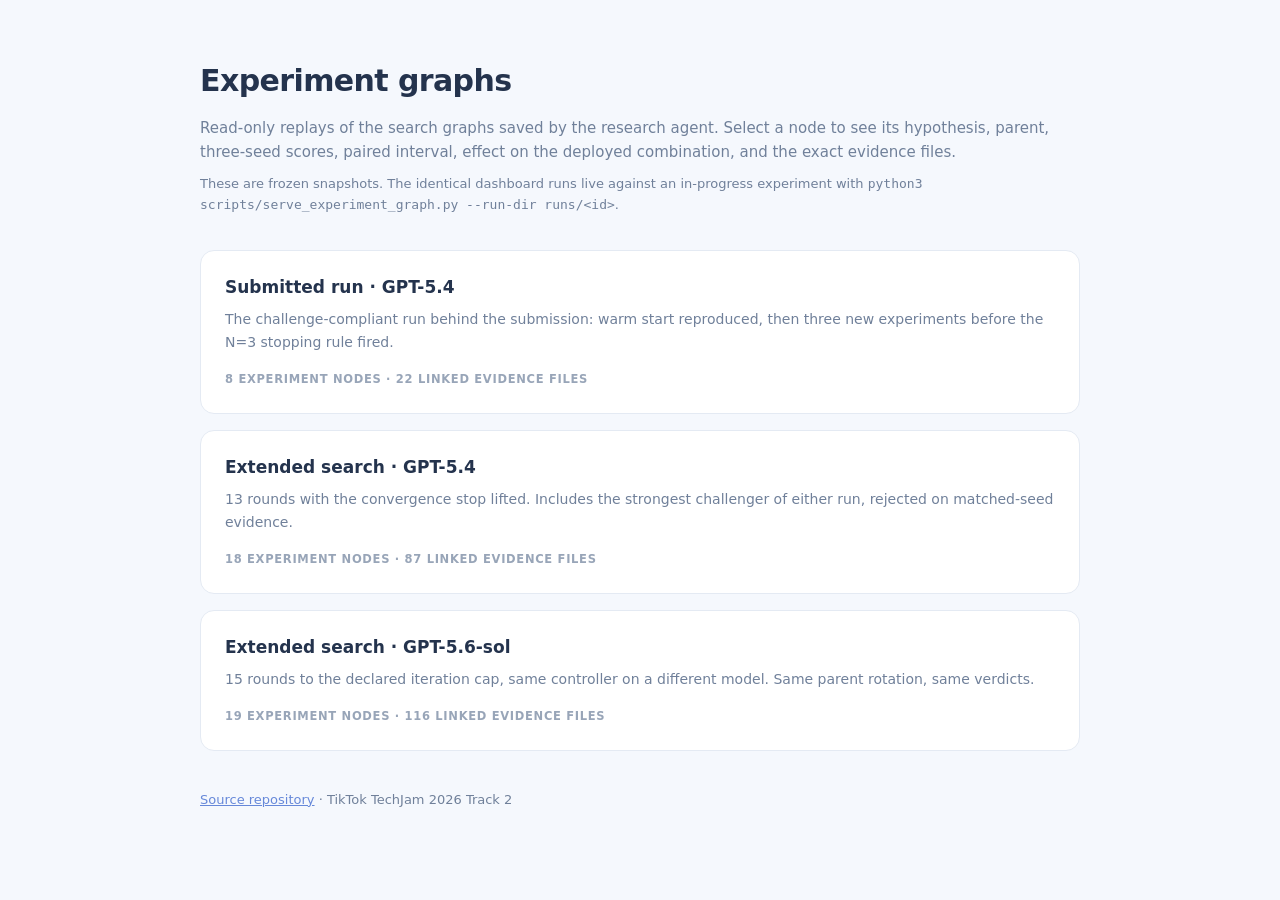
<file: docs/index.html>
<!doctype html>
<html lang="en">
<head>
<meta charset="utf-8">
<meta name="viewport" content="width=device-width, initial-scale=1">
<title>Experiment graphs · AI Research Agent for Recommendation</title>
<style>
  :root { color-scheme: light; --ink:#24334d; --muted:#70809a; --line:#e4eaf3; --blue:#6688d9; }
  * { box-sizing: border-box; }
  body { margin:0; padding:56px 24px 72px; background:#f5f8fd; color:var(--ink);
         font:400 15px/1.65 system-ui,-apple-system,"Segoe UI",Roboto,sans-serif; }
  main { max-width: 880px; margin: 0 auto; }
  h1 { font-size: 30px; margin: 0 0 10px; letter-spacing: -0.02em; }
  .lede { color: var(--muted); margin: 0 0 8px; }
  .note { color: var(--muted); font-size: 13px; margin: 0 0 34px; }
  .grid { display: grid; gap: 16px; }
  .card { display:block; padding:22px 24px; background:#fff; border:1px solid var(--line);
          border-radius:14px; text-decoration:none; color:inherit;
          transition: transform .12s ease, box-shadow .12s ease, border-color .12s ease; }
  .card:hover { transform: translateY(-2px); border-color:#ccd8ea;
                box-shadow: 0 8px 22px rgba(73,94,131,.09); }
  .card h2 { font-size: 17px; margin: 0 0 7px; }
  .card p { margin: 0 0 12px; color: var(--muted); font-size: 14px; }
  .meta { font-size: 11.5px; font-weight: 700; color: #98a5b8;
          text-transform: uppercase; letter-spacing: .06em; }
  footer { margin-top: 38px; font-size: 13px; color: var(--muted); }
  a.plain { color: var(--blue); }
</style>
</head>
<body>
  <main>
    <h1>Experiment graphs</h1>
    <p class="lede">Read-only replays of the search graphs saved by the research agent.
      Select a node to see its hypothesis, parent, three-seed scores, paired interval,
      effect on the deployed combination, and the exact evidence files.</p>
    <p class="note">These are frozen snapshots. The identical dashboard runs live against
      an in-progress experiment with
      <code>python3 scripts/serve_experiment_graph.py --run-dir runs/&lt;id&gt;</code>.</p>
    <div class="grid">
      <a class="card" href="demo/submitted-run/">
        <h2>Submitted run · GPT-5.4</h2>
        <p>The challenge-compliant run behind the submission: warm start reproduced, then three new experiments before the N=3 stopping rule fired.</p>
        <span class="meta">8 experiment nodes · 22 linked evidence files</span>
      </a>
      <a class="card" href="demo/long-run-gpt54/">
        <h2>Extended search · GPT-5.4</h2>
        <p>13 rounds with the convergence stop lifted. Includes the strongest challenger of either run, rejected on matched-seed evidence.</p>
        <span class="meta">18 experiment nodes · 87 linked evidence files</span>
      </a>
      <a class="card" href="demo/long-run-gpt56sol/">
        <h2>Extended search · GPT-5.6-sol</h2>
        <p>15 rounds to the declared iteration cap, same controller on a different model. Same parent rotation, same verdicts.</p>
        <span class="meta">19 experiment nodes · 116 linked evidence files</span>
      </a>
    </div>
    <footer>
      <a class="plain" href="https://github.com/kelvin715/ai-research-agent-for-recsys">
        Source repository</a> · TikTok TechJam 2026 Track 2
    </footer>
  </main>
</body>
</html>
</file>
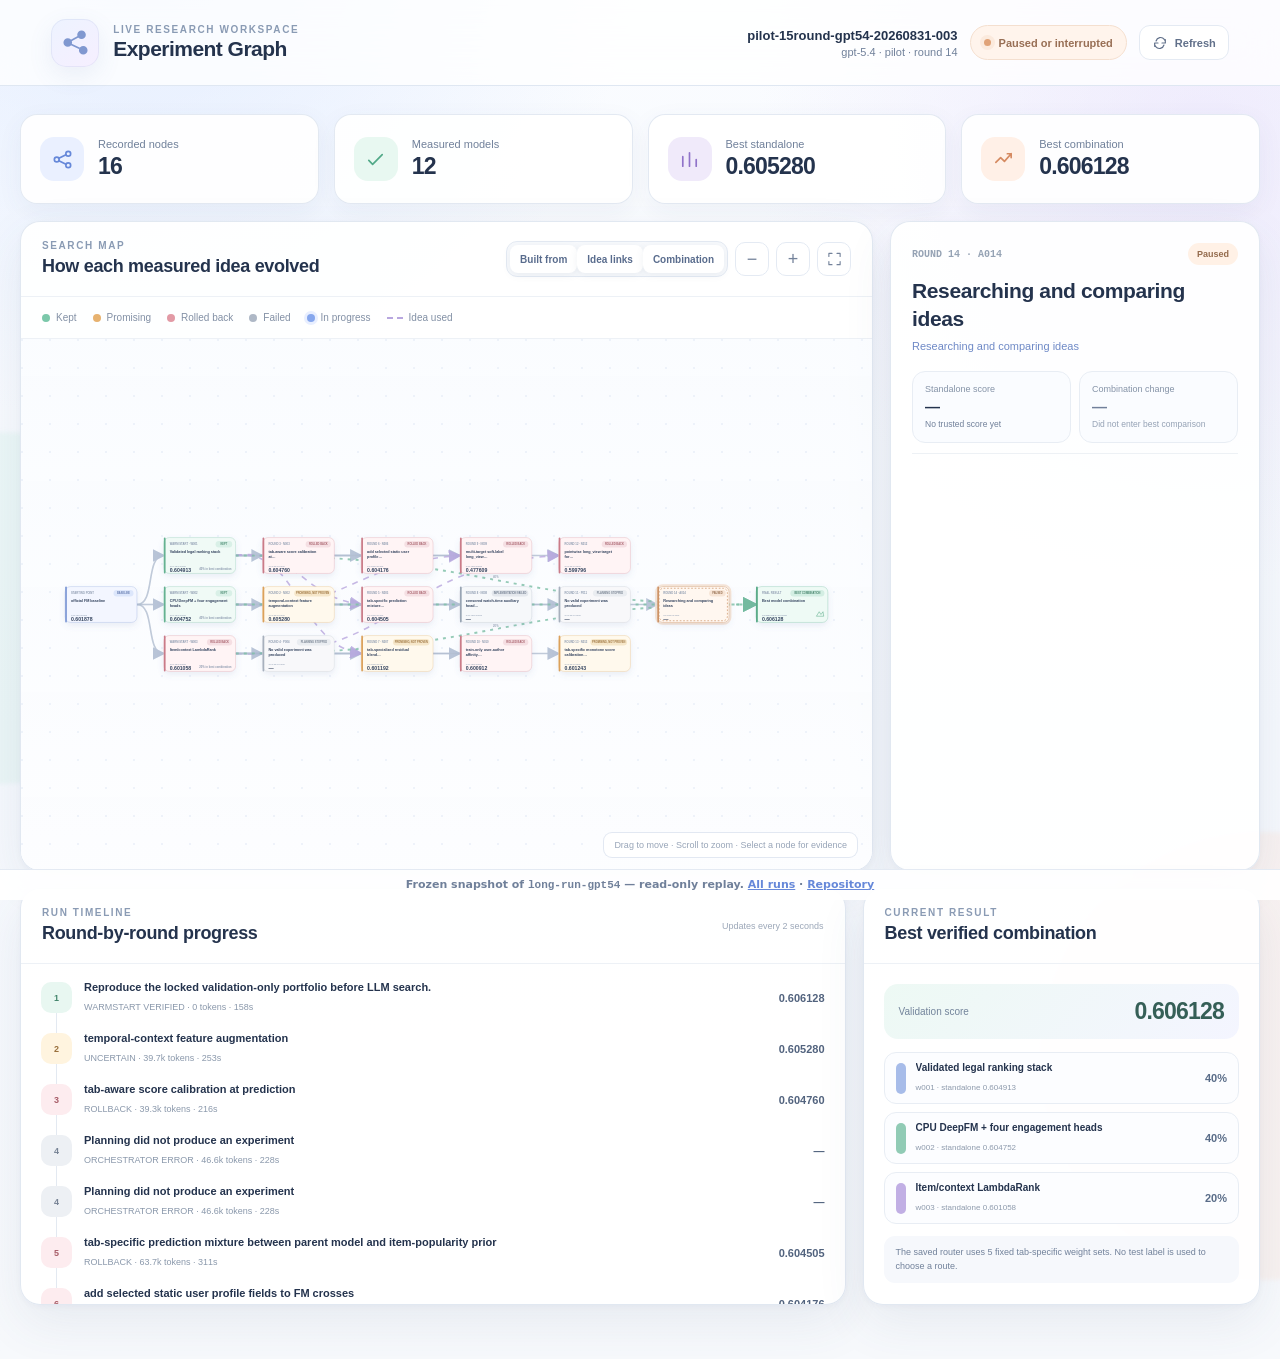
<file: docs/demo/long-run-gpt54/index.html>
<!doctype html>
<html data-static-base="." lang="en">
<head>
  <meta charset="utf-8">
  <meta name="viewport" content="width=device-width, initial-scale=1">
  <meta name="color-scheme" content="light">
  <title>Experiment Graph</title>
  <link rel="stylesheet" href="../assets/styles.css">
</head>
<body>
  <div class="ambient ambient-one" aria-hidden="true"></div>
  <div class="ambient ambient-two" aria-hidden="true"></div>

  <header class="topbar">
    <div class="brand-block">
      <div class="brand-mark" aria-hidden="true">
        <svg viewBox="0 0 36 36" role="img">
          <circle cx="9" cy="18" r="4"></circle>
          <circle cx="25" cy="9" r="4"></circle>
          <circle cx="27" cy="27" r="4"></circle>
          <path d="M12.5 16 21.5 11M12.5 20 23 25"></path>
        </svg>
      </div>
      <div>
        <div class="eyebrow">LIVE RESEARCH WORKSPACE</div>
        <h1>Experiment Graph</h1>
      </div>
    </div>

    <div class="run-meta">
      <div class="run-copy">
        <strong id="run-name">Loading experiment…</strong>
        <span id="run-subtitle">Reading the latest graph state</span>
      </div>
      <div class="live-pill waiting" id="live-pill">
        <span class="live-dot"></span>
        <span id="live-label">Connecting</span>
      </div>
      <button class="soft-button" id="refresh-button" type="button" title="Refresh now">
        <svg viewBox="0 0 24 24" aria-hidden="true"><path d="M20 7v5h-5M4 17v-5h5M6.1 9A7 7 0 0 1 18.4 6.5L20 9M4 15l1.6 2.5A7 7 0 0 0 17.9 15"></path></svg>
        Refresh
      </button>
    </div>
  </header>

  <main class="page-shell">
    <section class="stat-grid" aria-label="Experiment summary">
      <article class="stat-card tint-blue">
        <div class="stat-icon">
          <svg viewBox="0 0 24 24" aria-hidden="true"><circle cx="6" cy="12" r="2.5"></circle><circle cx="18" cy="6" r="2.5"></circle><circle cx="18" cy="18" r="2.5"></circle><path d="m8.2 10.8 7.4-3.7M8.2 13.2l7.4 3.7"></path></svg>
        </div>
        <div><span class="stat-label">Recorded nodes</span><strong id="stat-nodes">—</strong></div>
      </article>
      <article class="stat-card tint-mint">
        <div class="stat-icon">
          <svg viewBox="0 0 24 24" aria-hidden="true"><path d="m5 13 4 4L19 7"></path></svg>
        </div>
        <div><span class="stat-label">Measured models</span><strong id="stat-measured">—</strong></div>
      </article>
      <article class="stat-card tint-lilac">
        <div class="stat-icon">
          <svg viewBox="0 0 24 24" aria-hidden="true"><path d="M5 19V9M12 19V5M19 19v-7"></path></svg>
        </div>
        <div><span class="stat-label">Best standalone</span><strong id="stat-standalone">—</strong></div>
      </article>
      <article class="stat-card tint-peach">
        <div class="stat-icon">
          <svg viewBox="0 0 24 24" aria-hidden="true"><path d="m4 15 5-5 4 4 7-8M16 6h4v4"></path></svg>
        </div>
        <div><span class="stat-label">Best combination</span><strong id="stat-combination">—</strong></div>
      </article>
    </section>

    <section class="workspace">
      <article class="graph-card panel">
        <div class="panel-header graph-header">
          <div>
            <div class="section-kicker">SEARCH MAP</div>
            <h2>How each measured idea evolved</h2>
          </div>
          <div class="graph-actions">
            <div class="segmented" id="edge-filter" aria-label="Graph edge filters">
              <button class="segment active" data-edge="execution" type="button">Built from</button>
              <button class="segment active" data-edge="reference" type="button">Idea links</button>
              <button class="segment active" data-edge="portfolio" type="button">Combination</button>
            </div>
            <button class="icon-button" id="zoom-out" type="button" title="Zoom out">−</button>
            <button class="icon-button" id="zoom-in" type="button" title="Zoom in">+</button>
            <button class="icon-button fit-button" id="fit-graph" type="button" title="Fit graph">
              <svg viewBox="0 0 24 24" aria-hidden="true"><path d="M8 3H3v5M16 3h5v5M8 21H3v-5M16 21h5v-5"></path></svg>
            </button>
          </div>
        </div>

        <div class="legend" aria-label="Graph legend">
          <span><i class="legend-dot accepted"></i>Kept</span>
          <span><i class="legend-dot uncertain"></i>Promising</span>
          <span><i class="legend-dot rollback"></i>Rolled back</span>
          <span><i class="legend-dot failed"></i>Failed</span>
          <span><i class="legend-dot running"></i>In progress</span>
          <span><i class="legend-line reference"></i>Idea used</span>
        </div>

        <div class="graph-viewport" id="graph-viewport">
          <svg id="graph-svg" role="img" aria-label="Interactive experiment graph">
            <defs>
              <filter id="node-shadow" x="-20%" y="-30%" width="140%" height="170%">
                <feDropShadow dx="0" dy="8" stdDeviation="9" flood-color="#5771a4" flood-opacity="0.12"></feDropShadow>
              </filter>
              <marker id="arrow-execution" markerWidth="8" markerHeight="8" refX="7" refY="4" orient="auto" markerUnits="strokeWidth">
                <path d="M0,0 L8,4 L0,8 z" fill="#aab8cf"></path>
              </marker>
              <marker id="arrow-reference" markerWidth="8" markerHeight="8" refX="7" refY="4" orient="auto" markerUnits="strokeWidth">
                <path d="M0,0 L8,4 L0,8 z" fill="#b7a6df"></path>
              </marker>
              <marker id="arrow-portfolio" markerWidth="8" markerHeight="8" refX="7" refY="4" orient="auto" markerUnits="strokeWidth">
                <path d="M0,0 L8,4 L0,8 z" fill="#72b99e"></path>
              </marker>
              <pattern id="soft-grid" width="28" height="28" patternUnits="userSpaceOnUse">
                <circle cx="1" cy="1" r="1" fill="#dfe7f4"></circle>
              </pattern>
            </defs>
            <rect class="graph-grid" x="-4000" y="-4000" width="8000" height="8000" fill="url(#soft-grid)"></rect>
            <g id="graph-scene">
              <g id="edge-layer"></g>
              <g id="node-layer"></g>
            </g>
          </svg>
          <div class="graph-loading" id="graph-loading">
            <div class="loader-orbit"><span></span><span></span><span></span></div>
            <p>Building the experiment map…</p>
          </div>
          <div class="graph-hint">Drag to move · Scroll to zoom · Select a node for evidence</div>
        </div>
      </article>

      <aside class="detail-card panel" id="detail-card">
        <div class="empty-detail" id="empty-detail">
          <div class="empty-illustration">
            <svg viewBox="0 0 96 96" aria-hidden="true">
              <path d="M21 52c0-17 12-31 28-31 15 0 27 11 28 26 9 2 15 9 15 18 0 10-8 18-18 18H25C13 83 4 74 4 63c0-10 7-19 17-21"></path>
              <circle cx="36" cy="52" r="6"></circle><circle cx="61" cy="41" r="6"></circle><circle cx="67" cy="65" r="6"></circle>
              <path d="m41 49 14-6M41 55l20 8"></path>
            </svg>
          </div>
          <h3>Select an experiment</h3>
          <p>Click any node to see its hypothesis, measured result, confidence interval, code change, and final decision.</p>
        </div>

        <div class="detail-content hidden" id="detail-content">
          <div class="detail-topline">
            <span class="node-id" id="detail-node-id"></span>
            <span class="status-chip" id="detail-status"></span>
          </div>
          <h2 id="detail-title"></h2>
          <p class="detail-stage hidden" id="detail-stage"></p>

          <div class="metric-pair">
            <div>
              <span id="detail-score-label">Standalone score</span>
              <strong id="detail-score">—</strong>
              <small id="detail-score-delta">No comparison</small>
            </div>
            <div>
              <span>Combination change</span>
              <strong id="detail-combination-delta">—</strong>
              <small id="detail-combination-note">Not selected</small>
            </div>
          </div>

          <div class="confidence-box hidden" id="confidence-box">
            <div class="confidence-copy">
              <span>95% paired interval</span>
              <strong id="confidence-label"></strong>
            </div>
            <div class="confidence-track"><span id="confidence-range"></span><i id="confidence-zero"></i></div>
          </div>

          <div class="detail-section hidden" id="hypothesis-section">
            <div class="detail-label"><span>01</span> Hypothesis</div>
            <p id="detail-hypothesis"></p>
          </div>
          <div class="detail-section hidden" id="why-section">
            <div class="detail-label"><span>02</span> Why this branch</div>
            <p id="detail-why"></p>
          </div>
          <div class="detail-section hidden" id="result-section">
            <div class="detail-label"><span>03</span> What happened</div>
            <p id="detail-result"></p>
          </div>
          <div class="detail-section hidden" id="lesson-section">
            <div class="detail-label"><span>04</span> Lesson saved</div>
            <p id="detail-lesson"></p>
          </div>

          <div class="tag-row" id="detail-tags"></div>
          <div class="artifact-section hidden" id="artifact-section">
            <div class="detail-label">Evidence files</div>
            <div class="artifact-links" id="artifact-links"></div>
          </div>
        </div>
      </aside>
    </section>

    <section class="lower-grid">
      <article class="timeline-card panel">
        <div class="panel-header">
          <div>
            <div class="section-kicker">RUN TIMELINE</div>
            <h2>Round-by-round progress</h2>
          </div>
          <span class="refresh-note">Updates every 2 seconds</span>
        </div>
        <div class="timeline-list" id="timeline-list"></div>
      </article>

      <article class="combination-card panel">
        <div class="panel-header">
          <div>
            <div class="section-kicker">CURRENT RESULT</div>
            <h2>Best verified combination</h2>
          </div>
        </div>
        <div id="combination-content" class="combination-content">
          <div class="mini-empty">No model combination has been selected yet.</div>
        </div>
      </article>
    </section>

    <div class="warning-banner hidden" id="warning-banner"></div>
  </main>

  <div class="toast hidden" id="toast" role="status"></div>
  <script src="../assets/app.js"></script>
<div style="position:fixed;left:0;right:0;bottom:0;z-index:99;padding:7px 14px;font:600 11px/1.5 system-ui,-apple-system,Segoe UI,Roboto,sans-serif;color:#70809a;background:rgba(255,255,255,.93);border-top:1px solid #e4eaf3;text-align:center">Frozen snapshot of <code>long-run-gpt54</code> — read-only replay. <a href="../../" style="color:#6688d9">All runs</a> · <a href="https://github.com/kelvin715/ai-research-agent-for-recsys" style="color:#6688d9">Repository</a></div>
</body>
</html>
</file>
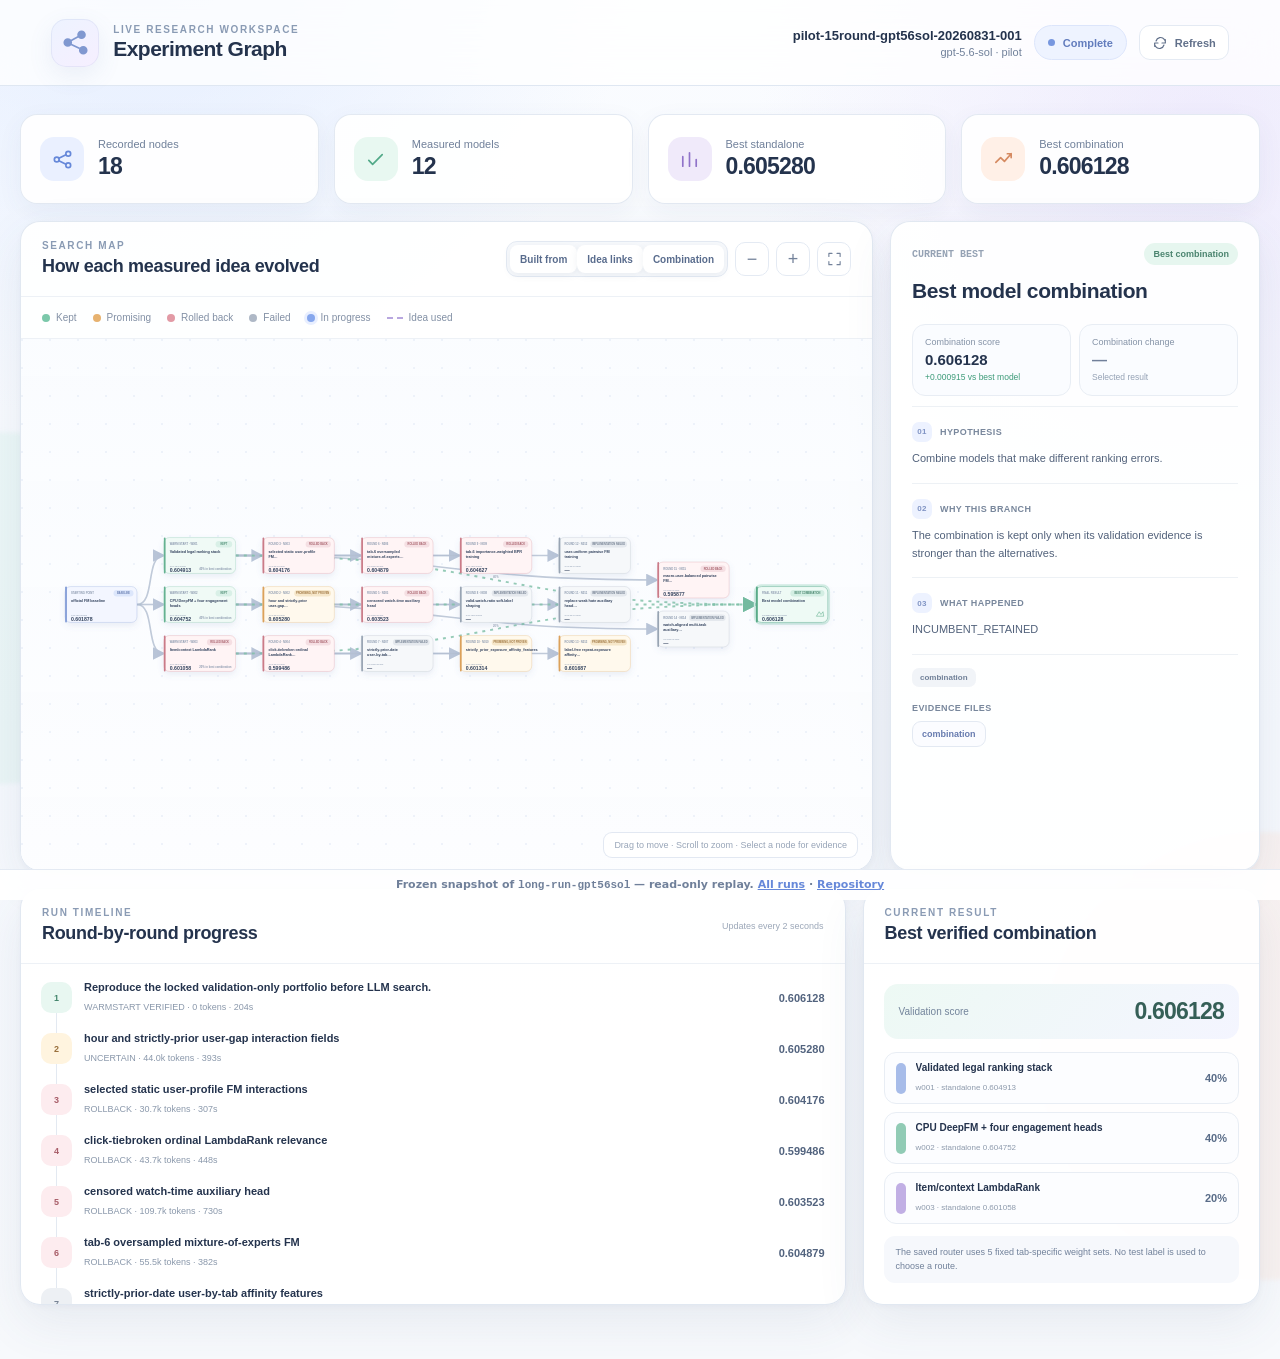
<file: docs/demo/long-run-gpt56sol/index.html>
<!doctype html>
<html data-static-base="." lang="en">
<head>
  <meta charset="utf-8">
  <meta name="viewport" content="width=device-width, initial-scale=1">
  <meta name="color-scheme" content="light">
  <title>Experiment Graph</title>
  <link rel="stylesheet" href="../assets/styles.css">
</head>
<body>
  <div class="ambient ambient-one" aria-hidden="true"></div>
  <div class="ambient ambient-two" aria-hidden="true"></div>

  <header class="topbar">
    <div class="brand-block">
      <div class="brand-mark" aria-hidden="true">
        <svg viewBox="0 0 36 36" role="img">
          <circle cx="9" cy="18" r="4"></circle>
          <circle cx="25" cy="9" r="4"></circle>
          <circle cx="27" cy="27" r="4"></circle>
          <path d="M12.5 16 21.5 11M12.5 20 23 25"></path>
        </svg>
      </div>
      <div>
        <div class="eyebrow">LIVE RESEARCH WORKSPACE</div>
        <h1>Experiment Graph</h1>
      </div>
    </div>

    <div class="run-meta">
      <div class="run-copy">
        <strong id="run-name">Loading experiment…</strong>
        <span id="run-subtitle">Reading the latest graph state</span>
      </div>
      <div class="live-pill waiting" id="live-pill">
        <span class="live-dot"></span>
        <span id="live-label">Connecting</span>
      </div>
      <button class="soft-button" id="refresh-button" type="button" title="Refresh now">
        <svg viewBox="0 0 24 24" aria-hidden="true"><path d="M20 7v5h-5M4 17v-5h5M6.1 9A7 7 0 0 1 18.4 6.5L20 9M4 15l1.6 2.5A7 7 0 0 0 17.9 15"></path></svg>
        Refresh
      </button>
    </div>
  </header>

  <main class="page-shell">
    <section class="stat-grid" aria-label="Experiment summary">
      <article class="stat-card tint-blue">
        <div class="stat-icon">
          <svg viewBox="0 0 24 24" aria-hidden="true"><circle cx="6" cy="12" r="2.5"></circle><circle cx="18" cy="6" r="2.5"></circle><circle cx="18" cy="18" r="2.5"></circle><path d="m8.2 10.8 7.4-3.7M8.2 13.2l7.4 3.7"></path></svg>
        </div>
        <div><span class="stat-label">Recorded nodes</span><strong id="stat-nodes">—</strong></div>
      </article>
      <article class="stat-card tint-mint">
        <div class="stat-icon">
          <svg viewBox="0 0 24 24" aria-hidden="true"><path d="m5 13 4 4L19 7"></path></svg>
        </div>
        <div><span class="stat-label">Measured models</span><strong id="stat-measured">—</strong></div>
      </article>
      <article class="stat-card tint-lilac">
        <div class="stat-icon">
          <svg viewBox="0 0 24 24" aria-hidden="true"><path d="M5 19V9M12 19V5M19 19v-7"></path></svg>
        </div>
        <div><span class="stat-label">Best standalone</span><strong id="stat-standalone">—</strong></div>
      </article>
      <article class="stat-card tint-peach">
        <div class="stat-icon">
          <svg viewBox="0 0 24 24" aria-hidden="true"><path d="m4 15 5-5 4 4 7-8M16 6h4v4"></path></svg>
        </div>
        <div><span class="stat-label">Best combination</span><strong id="stat-combination">—</strong></div>
      </article>
    </section>

    <section class="workspace">
      <article class="graph-card panel">
        <div class="panel-header graph-header">
          <div>
            <div class="section-kicker">SEARCH MAP</div>
            <h2>How each measured idea evolved</h2>
          </div>
          <div class="graph-actions">
            <div class="segmented" id="edge-filter" aria-label="Graph edge filters">
              <button class="segment active" data-edge="execution" type="button">Built from</button>
              <button class="segment active" data-edge="reference" type="button">Idea links</button>
              <button class="segment active" data-edge="portfolio" type="button">Combination</button>
            </div>
            <button class="icon-button" id="zoom-out" type="button" title="Zoom out">−</button>
            <button class="icon-button" id="zoom-in" type="button" title="Zoom in">+</button>
            <button class="icon-button fit-button" id="fit-graph" type="button" title="Fit graph">
              <svg viewBox="0 0 24 24" aria-hidden="true"><path d="M8 3H3v5M16 3h5v5M8 21H3v-5M16 21h5v-5"></path></svg>
            </button>
          </div>
        </div>

        <div class="legend" aria-label="Graph legend">
          <span><i class="legend-dot accepted"></i>Kept</span>
          <span><i class="legend-dot uncertain"></i>Promising</span>
          <span><i class="legend-dot rollback"></i>Rolled back</span>
          <span><i class="legend-dot failed"></i>Failed</span>
          <span><i class="legend-dot running"></i>In progress</span>
          <span><i class="legend-line reference"></i>Idea used</span>
        </div>

        <div class="graph-viewport" id="graph-viewport">
          <svg id="graph-svg" role="img" aria-label="Interactive experiment graph">
            <defs>
              <filter id="node-shadow" x="-20%" y="-30%" width="140%" height="170%">
                <feDropShadow dx="0" dy="8" stdDeviation="9" flood-color="#5771a4" flood-opacity="0.12"></feDropShadow>
              </filter>
              <marker id="arrow-execution" markerWidth="8" markerHeight="8" refX="7" refY="4" orient="auto" markerUnits="strokeWidth">
                <path d="M0,0 L8,4 L0,8 z" fill="#aab8cf"></path>
              </marker>
              <marker id="arrow-reference" markerWidth="8" markerHeight="8" refX="7" refY="4" orient="auto" markerUnits="strokeWidth">
                <path d="M0,0 L8,4 L0,8 z" fill="#b7a6df"></path>
              </marker>
              <marker id="arrow-portfolio" markerWidth="8" markerHeight="8" refX="7" refY="4" orient="auto" markerUnits="strokeWidth">
                <path d="M0,0 L8,4 L0,8 z" fill="#72b99e"></path>
              </marker>
              <pattern id="soft-grid" width="28" height="28" patternUnits="userSpaceOnUse">
                <circle cx="1" cy="1" r="1" fill="#dfe7f4"></circle>
              </pattern>
            </defs>
            <rect class="graph-grid" x="-4000" y="-4000" width="8000" height="8000" fill="url(#soft-grid)"></rect>
            <g id="graph-scene">
              <g id="edge-layer"></g>
              <g id="node-layer"></g>
            </g>
          </svg>
          <div class="graph-loading" id="graph-loading">
            <div class="loader-orbit"><span></span><span></span><span></span></div>
            <p>Building the experiment map…</p>
          </div>
          <div class="graph-hint">Drag to move · Scroll to zoom · Select a node for evidence</div>
        </div>
      </article>

      <aside class="detail-card panel" id="detail-card">
        <div class="empty-detail" id="empty-detail">
          <div class="empty-illustration">
            <svg viewBox="0 0 96 96" aria-hidden="true">
              <path d="M21 52c0-17 12-31 28-31 15 0 27 11 28 26 9 2 15 9 15 18 0 10-8 18-18 18H25C13 83 4 74 4 63c0-10 7-19 17-21"></path>
              <circle cx="36" cy="52" r="6"></circle><circle cx="61" cy="41" r="6"></circle><circle cx="67" cy="65" r="6"></circle>
              <path d="m41 49 14-6M41 55l20 8"></path>
            </svg>
          </div>
          <h3>Select an experiment</h3>
          <p>Click any node to see its hypothesis, measured result, confidence interval, code change, and final decision.</p>
        </div>

        <div class="detail-content hidden" id="detail-content">
          <div class="detail-topline">
            <span class="node-id" id="detail-node-id"></span>
            <span class="status-chip" id="detail-status"></span>
          </div>
          <h2 id="detail-title"></h2>
          <p class="detail-stage hidden" id="detail-stage"></p>

          <div class="metric-pair">
            <div>
              <span id="detail-score-label">Standalone score</span>
              <strong id="detail-score">—</strong>
              <small id="detail-score-delta">No comparison</small>
            </div>
            <div>
              <span>Combination change</span>
              <strong id="detail-combination-delta">—</strong>
              <small id="detail-combination-note">Not selected</small>
            </div>
          </div>

          <div class="confidence-box hidden" id="confidence-box">
            <div class="confidence-copy">
              <span>95% paired interval</span>
              <strong id="confidence-label"></strong>
            </div>
            <div class="confidence-track"><span id="confidence-range"></span><i id="confidence-zero"></i></div>
          </div>

          <div class="detail-section hidden" id="hypothesis-section">
            <div class="detail-label"><span>01</span> Hypothesis</div>
            <p id="detail-hypothesis"></p>
          </div>
          <div class="detail-section hidden" id="why-section">
            <div class="detail-label"><span>02</span> Why this branch</div>
            <p id="detail-why"></p>
          </div>
          <div class="detail-section hidden" id="result-section">
            <div class="detail-label"><span>03</span> What happened</div>
            <p id="detail-result"></p>
          </div>
          <div class="detail-section hidden" id="lesson-section">
            <div class="detail-label"><span>04</span> Lesson saved</div>
            <p id="detail-lesson"></p>
          </div>

          <div class="tag-row" id="detail-tags"></div>
          <div class="artifact-section hidden" id="artifact-section">
            <div class="detail-label">Evidence files</div>
            <div class="artifact-links" id="artifact-links"></div>
          </div>
        </div>
      </aside>
    </section>

    <section class="lower-grid">
      <article class="timeline-card panel">
        <div class="panel-header">
          <div>
            <div class="section-kicker">RUN TIMELINE</div>
            <h2>Round-by-round progress</h2>
          </div>
          <span class="refresh-note">Updates every 2 seconds</span>
        </div>
        <div class="timeline-list" id="timeline-list"></div>
      </article>

      <article class="combination-card panel">
        <div class="panel-header">
          <div>
            <div class="section-kicker">CURRENT RESULT</div>
            <h2>Best verified combination</h2>
          </div>
        </div>
        <div id="combination-content" class="combination-content">
          <div class="mini-empty">No model combination has been selected yet.</div>
        </div>
      </article>
    </section>

    <div class="warning-banner hidden" id="warning-banner"></div>
  </main>

  <div class="toast hidden" id="toast" role="status"></div>
  <script src="../assets/app.js"></script>
<div style="position:fixed;left:0;right:0;bottom:0;z-index:99;padding:7px 14px;font:600 11px/1.5 system-ui,-apple-system,Segoe UI,Roboto,sans-serif;color:#70809a;background:rgba(255,255,255,.93);border-top:1px solid #e4eaf3;text-align:center">Frozen snapshot of <code>long-run-gpt56sol</code> — read-only replay. <a href="../../" style="color:#6688d9">All runs</a> · <a href="https://github.com/kelvin715/ai-research-agent-for-recsys" style="color:#6688d9">Repository</a></div>
</body>
</html>
</file>
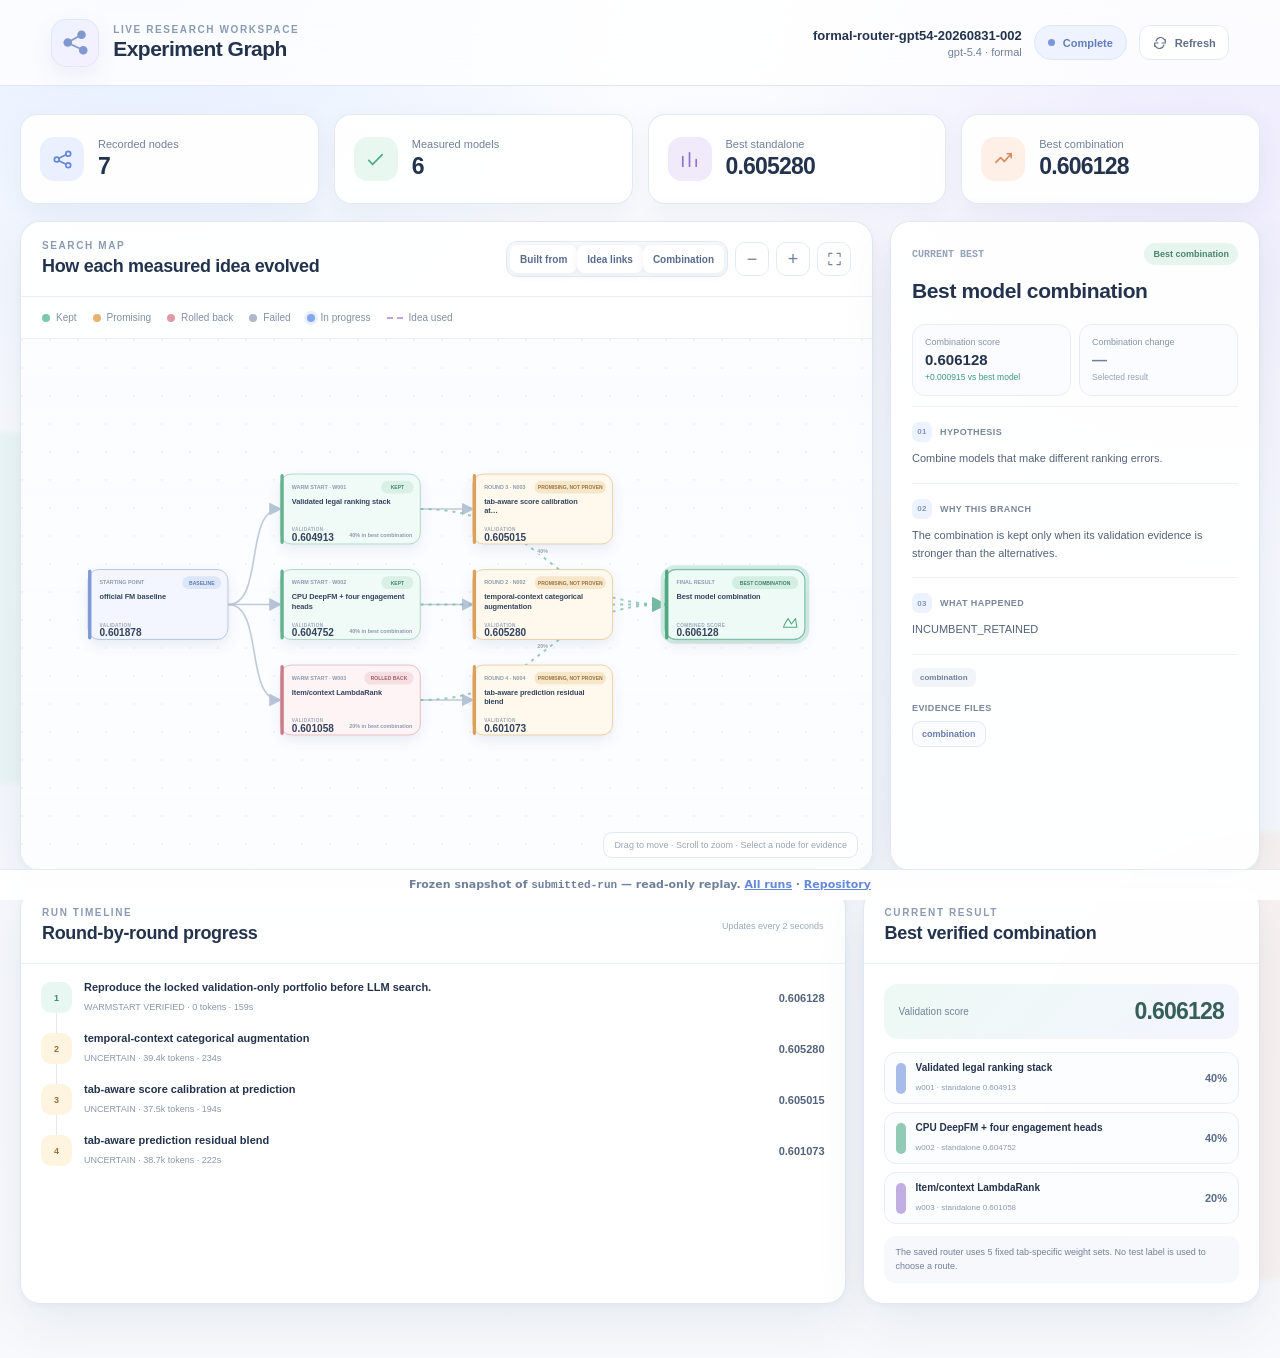
<file: docs/demo/submitted-run/index.html>
<!doctype html>
<html data-static-base="." lang="en">
<head>
  <meta charset="utf-8">
  <meta name="viewport" content="width=device-width, initial-scale=1">
  <meta name="color-scheme" content="light">
  <title>Experiment Graph</title>
  <link rel="stylesheet" href="../assets/styles.css">
</head>
<body>
  <div class="ambient ambient-one" aria-hidden="true"></div>
  <div class="ambient ambient-two" aria-hidden="true"></div>

  <header class="topbar">
    <div class="brand-block">
      <div class="brand-mark" aria-hidden="true">
        <svg viewBox="0 0 36 36" role="img">
          <circle cx="9" cy="18" r="4"></circle>
          <circle cx="25" cy="9" r="4"></circle>
          <circle cx="27" cy="27" r="4"></circle>
          <path d="M12.5 16 21.5 11M12.5 20 23 25"></path>
        </svg>
      </div>
      <div>
        <div class="eyebrow">LIVE RESEARCH WORKSPACE</div>
        <h1>Experiment Graph</h1>
      </div>
    </div>

    <div class="run-meta">
      <div class="run-copy">
        <strong id="run-name">Loading experiment…</strong>
        <span id="run-subtitle">Reading the latest graph state</span>
      </div>
      <div class="live-pill waiting" id="live-pill">
        <span class="live-dot"></span>
        <span id="live-label">Connecting</span>
      </div>
      <button class="soft-button" id="refresh-button" type="button" title="Refresh now">
        <svg viewBox="0 0 24 24" aria-hidden="true"><path d="M20 7v5h-5M4 17v-5h5M6.1 9A7 7 0 0 1 18.4 6.5L20 9M4 15l1.6 2.5A7 7 0 0 0 17.9 15"></path></svg>
        Refresh
      </button>
    </div>
  </header>

  <main class="page-shell">
    <section class="stat-grid" aria-label="Experiment summary">
      <article class="stat-card tint-blue">
        <div class="stat-icon">
          <svg viewBox="0 0 24 24" aria-hidden="true"><circle cx="6" cy="12" r="2.5"></circle><circle cx="18" cy="6" r="2.5"></circle><circle cx="18" cy="18" r="2.5"></circle><path d="m8.2 10.8 7.4-3.7M8.2 13.2l7.4 3.7"></path></svg>
        </div>
        <div><span class="stat-label">Recorded nodes</span><strong id="stat-nodes">—</strong></div>
      </article>
      <article class="stat-card tint-mint">
        <div class="stat-icon">
          <svg viewBox="0 0 24 24" aria-hidden="true"><path d="m5 13 4 4L19 7"></path></svg>
        </div>
        <div><span class="stat-label">Measured models</span><strong id="stat-measured">—</strong></div>
      </article>
      <article class="stat-card tint-lilac">
        <div class="stat-icon">
          <svg viewBox="0 0 24 24" aria-hidden="true"><path d="M5 19V9M12 19V5M19 19v-7"></path></svg>
        </div>
        <div><span class="stat-label">Best standalone</span><strong id="stat-standalone">—</strong></div>
      </article>
      <article class="stat-card tint-peach">
        <div class="stat-icon">
          <svg viewBox="0 0 24 24" aria-hidden="true"><path d="m4 15 5-5 4 4 7-8M16 6h4v4"></path></svg>
        </div>
        <div><span class="stat-label">Best combination</span><strong id="stat-combination">—</strong></div>
      </article>
    </section>

    <section class="workspace">
      <article class="graph-card panel">
        <div class="panel-header graph-header">
          <div>
            <div class="section-kicker">SEARCH MAP</div>
            <h2>How each measured idea evolved</h2>
          </div>
          <div class="graph-actions">
            <div class="segmented" id="edge-filter" aria-label="Graph edge filters">
              <button class="segment active" data-edge="execution" type="button">Built from</button>
              <button class="segment active" data-edge="reference" type="button">Idea links</button>
              <button class="segment active" data-edge="portfolio" type="button">Combination</button>
            </div>
            <button class="icon-button" id="zoom-out" type="button" title="Zoom out">−</button>
            <button class="icon-button" id="zoom-in" type="button" title="Zoom in">+</button>
            <button class="icon-button fit-button" id="fit-graph" type="button" title="Fit graph">
              <svg viewBox="0 0 24 24" aria-hidden="true"><path d="M8 3H3v5M16 3h5v5M8 21H3v-5M16 21h5v-5"></path></svg>
            </button>
          </div>
        </div>

        <div class="legend" aria-label="Graph legend">
          <span><i class="legend-dot accepted"></i>Kept</span>
          <span><i class="legend-dot uncertain"></i>Promising</span>
          <span><i class="legend-dot rollback"></i>Rolled back</span>
          <span><i class="legend-dot failed"></i>Failed</span>
          <span><i class="legend-dot running"></i>In progress</span>
          <span><i class="legend-line reference"></i>Idea used</span>
        </div>

        <div class="graph-viewport" id="graph-viewport">
          <svg id="graph-svg" role="img" aria-label="Interactive experiment graph">
            <defs>
              <filter id="node-shadow" x="-20%" y="-30%" width="140%" height="170%">
                <feDropShadow dx="0" dy="8" stdDeviation="9" flood-color="#5771a4" flood-opacity="0.12"></feDropShadow>
              </filter>
              <marker id="arrow-execution" markerWidth="8" markerHeight="8" refX="7" refY="4" orient="auto" markerUnits="strokeWidth">
                <path d="M0,0 L8,4 L0,8 z" fill="#aab8cf"></path>
              </marker>
              <marker id="arrow-reference" markerWidth="8" markerHeight="8" refX="7" refY="4" orient="auto" markerUnits="strokeWidth">
                <path d="M0,0 L8,4 L0,8 z" fill="#b7a6df"></path>
              </marker>
              <marker id="arrow-portfolio" markerWidth="8" markerHeight="8" refX="7" refY="4" orient="auto" markerUnits="strokeWidth">
                <path d="M0,0 L8,4 L0,8 z" fill="#72b99e"></path>
              </marker>
              <pattern id="soft-grid" width="28" height="28" patternUnits="userSpaceOnUse">
                <circle cx="1" cy="1" r="1" fill="#dfe7f4"></circle>
              </pattern>
            </defs>
            <rect class="graph-grid" x="-4000" y="-4000" width="8000" height="8000" fill="url(#soft-grid)"></rect>
            <g id="graph-scene">
              <g id="edge-layer"></g>
              <g id="node-layer"></g>
            </g>
          </svg>
          <div class="graph-loading" id="graph-loading">
            <div class="loader-orbit"><span></span><span></span><span></span></div>
            <p>Building the experiment map…</p>
          </div>
          <div class="graph-hint">Drag to move · Scroll to zoom · Select a node for evidence</div>
        </div>
      </article>

      <aside class="detail-card panel" id="detail-card">
        <div class="empty-detail" id="empty-detail">
          <div class="empty-illustration">
            <svg viewBox="0 0 96 96" aria-hidden="true">
              <path d="M21 52c0-17 12-31 28-31 15 0 27 11 28 26 9 2 15 9 15 18 0 10-8 18-18 18H25C13 83 4 74 4 63c0-10 7-19 17-21"></path>
              <circle cx="36" cy="52" r="6"></circle><circle cx="61" cy="41" r="6"></circle><circle cx="67" cy="65" r="6"></circle>
              <path d="m41 49 14-6M41 55l20 8"></path>
            </svg>
          </div>
          <h3>Select an experiment</h3>
          <p>Click any node to see its hypothesis, measured result, confidence interval, code change, and final decision.</p>
        </div>

        <div class="detail-content hidden" id="detail-content">
          <div class="detail-topline">
            <span class="node-id" id="detail-node-id"></span>
            <span class="status-chip" id="detail-status"></span>
          </div>
          <h2 id="detail-title"></h2>
          <p class="detail-stage hidden" id="detail-stage"></p>

          <div class="metric-pair">
            <div>
              <span id="detail-score-label">Standalone score</span>
              <strong id="detail-score">—</strong>
              <small id="detail-score-delta">No comparison</small>
            </div>
            <div>
              <span>Combination change</span>
              <strong id="detail-combination-delta">—</strong>
              <small id="detail-combination-note">Not selected</small>
            </div>
          </div>

          <div class="confidence-box hidden" id="confidence-box">
            <div class="confidence-copy">
              <span>95% paired interval</span>
              <strong id="confidence-label"></strong>
            </div>
            <div class="confidence-track"><span id="confidence-range"></span><i id="confidence-zero"></i></div>
          </div>

          <div class="detail-section hidden" id="hypothesis-section">
            <div class="detail-label"><span>01</span> Hypothesis</div>
            <p id="detail-hypothesis"></p>
          </div>
          <div class="detail-section hidden" id="why-section">
            <div class="detail-label"><span>02</span> Why this branch</div>
            <p id="detail-why"></p>
          </div>
          <div class="detail-section hidden" id="result-section">
            <div class="detail-label"><span>03</span> What happened</div>
            <p id="detail-result"></p>
          </div>
          <div class="detail-section hidden" id="lesson-section">
            <div class="detail-label"><span>04</span> Lesson saved</div>
            <p id="detail-lesson"></p>
          </div>

          <div class="tag-row" id="detail-tags"></div>
          <div class="artifact-section hidden" id="artifact-section">
            <div class="detail-label">Evidence files</div>
            <div class="artifact-links" id="artifact-links"></div>
          </div>
        </div>
      </aside>
    </section>

    <section class="lower-grid">
      <article class="timeline-card panel">
        <div class="panel-header">
          <div>
            <div class="section-kicker">RUN TIMELINE</div>
            <h2>Round-by-round progress</h2>
          </div>
          <span class="refresh-note">Updates every 2 seconds</span>
        </div>
        <div class="timeline-list" id="timeline-list"></div>
      </article>

      <article class="combination-card panel">
        <div class="panel-header">
          <div>
            <div class="section-kicker">CURRENT RESULT</div>
            <h2>Best verified combination</h2>
          </div>
        </div>
        <div id="combination-content" class="combination-content">
          <div class="mini-empty">No model combination has been selected yet.</div>
        </div>
      </article>
    </section>

    <div class="warning-banner hidden" id="warning-banner"></div>
  </main>

  <div class="toast hidden" id="toast" role="status"></div>
  <script src="../assets/app.js"></script>
<div style="position:fixed;left:0;right:0;bottom:0;z-index:99;padding:7px 14px;font:600 11px/1.5 system-ui,-apple-system,Segoe UI,Roboto,sans-serif;color:#70809a;background:rgba(255,255,255,.93);border-top:1px solid #e4eaf3;text-align:center">Frozen snapshot of <code>submitted-run</code> — read-only replay. <a href="../../" style="color:#6688d9">All runs</a> · <a href="https://github.com/kelvin715/ai-research-agent-for-recsys" style="color:#6688d9">Repository</a></div>
</body>
</html>
</file>
<file: docs/demo/assets/styles.css>
:root {
  --ink: #24334d;
  --muted: #70809a;
  --faint: #99a8bd;
  --line: #e4eaf3;
  --surface: rgba(255, 255, 255, 0.91);
  --surface-solid: #ffffff;
  --page: #f5f8fd;
  --blue: #6688d9;
  --blue-soft: #eaf0ff;
  --mint: #51a988;
  --mint-soft: #e8f8f1;
  --lilac: #9073c9;
  --lilac-soft: #f0eafa;
  --peach: #d58a61;
  --peach-soft: #fff0e7;
  --rose: #c76f7e;
  --rose-soft: #fdecef;
  --slate-soft: #edf1f6;
  --shadow: 0 18px 50px rgba(65, 87, 125, 0.09), 0 2px 8px rgba(65, 87, 125, 0.04);
  --radius: 20px;
  --font: Inter, ui-sans-serif, -apple-system, BlinkMacSystemFont, "Segoe UI", sans-serif;
}

* { box-sizing: border-box; }

html, body { min-height: 100%; }

body {
  margin: 0;
  color: var(--ink);
  background:
    radial-gradient(circle at 11% -5%, rgba(196, 216, 255, 0.42), transparent 31rem),
    radial-gradient(circle at 94% 10%, rgba(220, 207, 249, 0.36), transparent 28rem),
    linear-gradient(180deg, #fafcff 0%, var(--page) 54%, #f7f9fc 100%);
  font-family: var(--font);
  -webkit-font-smoothing: antialiased;
}

button, a { font: inherit; }
button { color: inherit; }

.ambient {
  position: fixed;
  z-index: -1;
  border-radius: 999px;
  filter: blur(2px);
  pointer-events: none;
}

.ambient-one {
  top: 27rem;
  left: -11rem;
  width: 22rem;
  height: 22rem;
  background: rgba(192, 235, 221, 0.21);
}

.ambient-two {
  top: 52rem;
  right: -13rem;
  width: 28rem;
  height: 28rem;
  background: rgba(255, 220, 200, 0.22);
}

.topbar {
  min-height: 86px;
  padding: 16px clamp(22px, 4vw, 64px);
  display: flex;
  align-items: center;
  justify-content: space-between;
  gap: 24px;
  border-bottom: 1px solid rgba(218, 227, 240, 0.86);
  background: rgba(255, 255, 255, 0.76);
  backdrop-filter: blur(20px);
  position: sticky;
  top: 0;
  z-index: 20;
}

.brand-block, .run-meta, .stat-card, .graph-actions, .legend,
.detail-topline, .metric-pair, .confidence-box, .timeline-row,
.combination-member, .combination-score { display: flex; align-items: center; }

.brand-block { gap: 14px; }
.brand-mark {
  width: 48px;
  height: 48px;
  border-radius: 15px;
  display: grid;
  place-items: center;
  background: linear-gradient(145deg, #edf3ff, #f6efff);
  box-shadow: inset 0 0 0 1px rgba(124, 146, 199, 0.13), 0 8px 24px rgba(92, 116, 174, 0.10);
}

.brand-mark svg { width: 31px; fill: #8098d0; stroke: #8098d0; stroke-width: 2; }
.brand-mark path { fill: none; }
.eyebrow, .section-kicker {
  color: #8a9bb4;
  font-size: 10px;
  font-weight: 800;
  letter-spacing: 0.16em;
}

h1, h2, h3, p { margin-top: 0; }
h1 { margin: 2px 0 0; font-size: 21px; line-height: 1.1; letter-spacing: -0.025em; }
h2 { margin: 4px 0 0; font-size: 18px; line-height: 1.25; letter-spacing: -0.018em; }

.run-meta { gap: 12px; }
.run-copy { display: flex; flex-direction: column; align-items: flex-end; gap: 3px; }
.run-copy strong { max-width: 360px; font-size: 13px; white-space: nowrap; overflow: hidden; text-overflow: ellipsis; }
.run-copy span { color: var(--muted); font-size: 11px; }

.live-pill {
  height: 35px;
  padding: 0 13px;
  border-radius: 999px;
  display: inline-flex;
  align-items: center;
  gap: 8px;
  color: #638072;
  background: #edf8f3;
  border: 1px solid #d7eee4;
  font-size: 11px;
  font-weight: 750;
}

.live-pill.paused { color: #986f55; background: #fff4ec; border-color: #f4dfcf; }
.live-pill.complete { color: #627cbd; background: #eef3ff; border-color: #dce5fb; }
.live-pill.waiting { color: #7c8698; background: #f2f4f7; border-color: #e4e8ee; }
.live-dot { width: 7px; height: 7px; border-radius: 50%; background: #6cc49d; box-shadow: 0 0 0 4px rgba(108, 196, 157, 0.14); }
.live-pill.live .live-dot { animation: pulse 1.7s ease-out infinite; }
.live-pill.paused .live-dot { background: #e0a277; box-shadow: 0 0 0 4px rgba(224, 162, 119, 0.13); }
.live-pill.complete .live-dot { background: #7797df; box-shadow: none; }
.live-pill.waiting .live-dot { background: #aab3c1; box-shadow: none; }

@keyframes pulse {
  0% { box-shadow: 0 0 0 0 rgba(108, 196, 157, 0.35); }
  70% { box-shadow: 0 0 0 8px rgba(108, 196, 157, 0); }
  100% { box-shadow: 0 0 0 0 rgba(108, 196, 157, 0); }
}

.soft-button, .icon-button, .segment {
  border: 1px solid var(--line);
  background: rgba(255, 255, 255, 0.88);
  cursor: pointer;
  transition: transform 150ms ease, background 150ms ease, border-color 150ms ease, box-shadow 150ms ease;
}
.soft-button:hover, .icon-button:hover, .segment:hover { transform: translateY(-1px); border-color: #ccd8ea; box-shadow: 0 5px 15px rgba(73, 94, 131, 0.07); }
.soft-button { height: 35px; border-radius: 11px; padding: 0 12px; display: inline-flex; align-items: center; gap: 7px; color: #61708a; font-size: 11px; font-weight: 700; }
.soft-button svg, .icon-button svg { width: 16px; height: 16px; fill: none; stroke: currentColor; stroke-width: 1.8; stroke-linecap: round; stroke-linejoin: round; }

.page-shell { width: min(1780px, calc(100% - 40px)); margin: 28px auto 54px; }
.stat-grid { display: grid; grid-template-columns: repeat(4, minmax(0, 1fr)); gap: 15px; margin-bottom: 17px; }
.stat-card {
  min-height: 90px;
  padding: 17px 19px;
  gap: 14px;
  border: 1px solid rgba(221, 228, 239, 0.8);
  border-radius: 17px;
  background: var(--surface);
  box-shadow: 0 8px 27px rgba(70, 91, 127, 0.055);
}
.stat-icon { width: 44px; height: 44px; border-radius: 14px; display: grid; place-items: center; }
.stat-icon svg { width: 23px; height: 23px; fill: none; stroke: currentColor; stroke-width: 1.75; stroke-linecap: round; stroke-linejoin: round; }
.tint-blue .stat-icon { color: var(--blue); background: var(--blue-soft); }
.tint-mint .stat-icon { color: var(--mint); background: var(--mint-soft); }
.tint-lilac .stat-icon { color: var(--lilac); background: var(--lilac-soft); }
.tint-peach .stat-icon { color: var(--peach); background: var(--peach-soft); }
.stat-card > div:last-child { display: flex; min-width: 0; flex-direction: column; gap: 3px; }
.stat-label { color: var(--muted); font-size: 11px; }
.stat-card strong { font-size: 23px; font-variant-numeric: tabular-nums; letter-spacing: -0.035em; overflow: hidden; text-overflow: ellipsis; }

.panel {
  border: 1px solid rgba(220, 228, 239, 0.85);
  border-radius: var(--radius);
  background: var(--surface);
  box-shadow: var(--shadow);
  overflow: hidden;
}
.workspace { display: grid; grid-template-columns: minmax(0, 1fr) 370px; gap: 17px; min-height: 650px; }
.graph-card { min-width: 0; display: flex; flex-direction: column; }
.panel-header { min-height: 75px; padding: 18px 21px; display: flex; align-items: center; justify-content: space-between; gap: 14px; border-bottom: 1px solid #edf1f6; }
.graph-actions { gap: 7px; }
.segmented { display: flex; padding: 3px; border: 1px solid var(--line); border-radius: 11px; background: #f7f9fc; }
.segment { height: 28px; padding: 0 10px; border: 0; border-radius: 8px; color: #8b98ab; background: transparent; font-size: 10px; font-weight: 700; }
.segment.active { color: #596c8d; background: #fff; box-shadow: 0 2px 8px rgba(70, 89, 121, 0.08); }
.icon-button { width: 34px; height: 34px; padding: 0; border-radius: 10px; display: grid; place-items: center; color: #73829a; font-size: 18px; }
.fit-button svg { width: 15px; }

.legend { min-height: 42px; padding: 9px 21px; flex-wrap: wrap; gap: 16px; border-bottom: 1px solid #edf1f6; color: #8290a5; font-size: 10px; }
.legend span { display: inline-flex; align-items: center; gap: 6px; }
.legend-dot { width: 8px; height: 8px; border-radius: 50%; }
.legend-dot.accepted { background: #7bc8aa; }
.legend-dot.uncertain { background: #e7b26f; }
.legend-dot.rollback { background: #e29aa5; }
.legend-dot.failed { background: #aeb8c6; }
.legend-dot.running { background: #86a7ed; box-shadow: 0 0 0 3px #e8efff; }
.legend-line { width: 16px; border-top: 2px dashed #b8a7df; }

.graph-viewport { position: relative; flex: 1; min-height: 530px; overflow: hidden; background: linear-gradient(180deg, rgba(248, 251, 255, 0.7), rgba(252, 253, 255, 0.92)); cursor: grab; user-select: none; }
.graph-viewport.dragging { cursor: grabbing; }
#graph-svg { width: 100%; height: 100%; display: block; touch-action: none; }
.graph-grid { opacity: 0.65; pointer-events: none; }
.graph-hint { position: absolute; right: 14px; bottom: 12px; padding: 7px 10px; border: 1px solid rgba(219, 227, 239, 0.8); border-radius: 9px; color: #98a5b8; background: rgba(255,255,255,0.82); backdrop-filter: blur(10px); font-size: 9px; pointer-events: none; }

.graph-loading { position: absolute; inset: 0; display: grid; place-content: center; justify-items: center; gap: 12px; color: #8190a7; background: rgba(250,252,255,0.78); backdrop-filter: blur(4px); z-index: 3; }
.graph-loading.hidden { display: none; }
.loader-orbit { position: relative; width: 45px; height: 45px; animation: spin 2.3s linear infinite; }
.loader-orbit span { position: absolute; width: 10px; height: 10px; border-radius: 50%; }
.loader-orbit span:nth-child(1) { top: 0; left: 18px; background: #9bb4eb; }
.loader-orbit span:nth-child(2) { right: 2px; bottom: 6px; background: #8ed0b7; }
.loader-orbit span:nth-child(3) { left: 2px; bottom: 6px; background: #c3afe6; }
@keyframes spin { to { transform: rotate(360deg); } }
.graph-loading p { font-size: 11px; }

.graph-edge { fill: none; stroke-width: 1.6; opacity: 0.82; vector-effect: non-scaling-stroke; }
.graph-edge.execution { stroke: #b3bfd1; marker-end: url(#arrow-execution); }
.graph-edge.reference { stroke: #bba9df; stroke-dasharray: 6 6; marker-end: url(#arrow-reference); }
.graph-edge.portfolio { stroke: #7fc0a7; stroke-width: 1.9; stroke-dasharray: 3 5; marker-end: url(#arrow-portfolio); }
.edge-label { fill: #98a5b7; font-size: 8px; font-weight: 650; paint-order: stroke; stroke: rgba(255,255,255,.92); stroke-width: 4px; stroke-linejoin: round; }

.graph-node { cursor: pointer; outline: none; }
.node-shell { stroke-width: 1; filter: url(#node-shadow); transition: stroke 160ms ease, stroke-width 160ms ease; }
.graph-node:hover .node-shell, .graph-node.selected .node-shell { stroke-width: 2; }
.graph-node.selected .node-halo { opacity: 1; }
.node-halo { fill: none; stroke-width: 5; opacity: 0; transition: opacity 150ms ease; }
.node-accent { pointer-events: none; }
.node-title { fill: #33435e; font-size: 11px; font-weight: 760; letter-spacing: -0.01em; pointer-events: none; }
.node-meta { fill: #8c9aaf; font-size: 8px; font-weight: 650; pointer-events: none; }
.node-score { fill: #33435e; font-size: 15px; font-weight: 790; font-variant-numeric: tabular-nums; pointer-events: none; }
.node-score-label { fill: #9aa7ba; font-size: 7px; font-weight: 750; letter-spacing: .08em; pointer-events: none; }
.node-status-text { font-size: 7.5px; font-weight: 760; pointer-events: none; }
.node-badge { stroke-width: 0; }
.portfolio-crown { fill: none; stroke-width: 1.5; stroke-linecap: round; stroke-linejoin: round; }
.running-ring { fill: none; stroke-width: 2; stroke-dasharray: 5 5; transform-origin: center; animation: spin 7s linear infinite; }

.detail-card { min-width: 0; min-height: 650px; }
.empty-detail { min-height: 650px; padding: 46px 34px; display: flex; flex-direction: column; align-items: center; justify-content: center; text-align: center; }
.empty-illustration { width: 120px; height: 120px; margin-bottom: 24px; border-radius: 38px; display: grid; place-items: center; background: linear-gradient(145deg, #f0f5ff, #f8f3ff); }
.empty-illustration svg { width: 84px; fill: none; stroke: #b3c1df; stroke-width: 2; stroke-linecap: round; stroke-linejoin: round; }
.empty-detail h3 { margin-bottom: 8px; font-size: 17px; }
.empty-detail p { max-width: 260px; margin-bottom: 0; color: var(--muted); font-size: 12px; line-height: 1.65; }
.detail-content { padding: 21px; max-height: 760px; overflow-y: auto; scrollbar-width: thin; scrollbar-color: #d7deea transparent; }
.hidden { display: none !important; }
.detail-topline { justify-content: space-between; gap: 12px; margin-bottom: 12px; }
.node-id { color: #95a2b4; font-family: ui-monospace, SFMono-Regular, Menlo, monospace; font-size: 10px; font-weight: 700; text-transform: uppercase; }
.status-chip { padding: 6px 9px; border-radius: 999px; font-size: 9px; font-weight: 760; }
.detail-content > h2 { margin: 0 0 7px; font-size: 21px; line-height: 1.33; }
.detail-stage { margin-bottom: 16px; color: #6e89c6; font-size: 11px; }
.metric-pair { align-items: stretch; gap: 8px; margin: 19px 0 10px; }
.metric-pair > div { min-width: 0; flex: 1; padding: 12px; border: 1px solid #e8edf4; border-radius: 13px; background: #fafcff; display: flex; flex-direction: column; gap: 4px; }
.metric-pair span { color: #8593a7; font-size: 9px; }
.metric-pair strong { font-size: 15px; font-variant-numeric: tabular-nums; }
.metric-pair small { color: #95a2b5; font-size: 8.5px; line-height: 1.3; }
.positive { color: #3d9b79 !important; }
.negative { color: #c66f7c !important; }
.neutral { color: #71809a !important; }

.confidence-box { gap: 12px; padding: 11px 12px; margin-bottom: 18px; border-radius: 13px; background: #f7f9fd; }
.confidence-copy { width: 125px; display: flex; flex-direction: column; gap: 3px; }
.confidence-copy span { color: #8d99aa; font-size: 8px; }
.confidence-copy strong { font-size: 9px; font-variant-numeric: tabular-nums; }
.confidence-track { position: relative; height: 7px; flex: 1; border-radius: 999px; background: #e8edf4; }
.confidence-track span { position: absolute; top: 1px; height: 5px; min-width: 3px; border-radius: 999px; background: linear-gradient(90deg, #d7a1ae, #c1afe4, #88c6ad); }
.confidence-track i { position: absolute; top: -3px; width: 1px; height: 13px; background: #77869d; }

.detail-section { padding: 15px 0; border-top: 1px solid #edf1f5; }
.detail-label { display: flex; align-items: center; gap: 8px; margin-bottom: 8px; color: #78879c; font-size: 9px; font-weight: 790; letter-spacing: .045em; text-transform: uppercase; }
.detail-label span { width: 20px; height: 20px; border-radius: 7px; display: grid; place-items: center; color: #8094c4; background: #edf2ff; font-size: 8px; }
.detail-section p { margin: 0; color: #52627b; font-size: 11px; line-height: 1.62; }
.tag-row { display: flex; flex-wrap: wrap; gap: 6px; padding-top: 13px; border-top: 1px solid #edf1f5; }
.detail-tag { padding: 5px 8px; border-radius: 7px; color: #6f7f97; background: #f1f4f8; font-size: 8px; font-weight: 670; }
.artifact-section { padding-top: 16px; }
.artifact-links { display: flex; flex-wrap: wrap; gap: 7px; }
.artifact-link { padding: 7px 9px; border: 1px solid #e3e9f2; border-radius: 9px; color: #677baf; background: #fbfcff; font-size: 9px; font-weight: 680; text-decoration: none; transition: 150ms ease; }
.artifact-link:hover { border-color: #ccd9f0; background: #f3f7ff; transform: translateY(-1px); }

.lower-grid { display: grid; grid-template-columns: minmax(0, 1.35fr) minmax(350px, .65fr); gap: 17px; margin-top: 17px; }
.timeline-card, .combination-card { min-height: 280px; }
.refresh-note { color: #9ba7b8; font-size: 9px; }
.timeline-list { padding: 8px 20px 17px; max-height: 340px; overflow-y: auto; }
.timeline-row { position: relative; min-height: 50px; gap: 12px; padding: 9px 0; }
.timeline-row:not(:last-child)::after { content: ""; position: absolute; left: 15px; top: 38px; bottom: -12px; width: 1px; background: #e3e9f1; }
.timeline-marker { position: relative; z-index: 1; width: 31px; height: 31px; flex: 0 0 31px; border-radius: 10px; display: grid; place-items: center; font-size: 9px; font-weight: 780; }
.timeline-copy { min-width: 0; flex: 1; }
.timeline-copy strong { display: block; margin-bottom: 3px; font-size: 11px; overflow: hidden; white-space: nowrap; text-overflow: ellipsis; }
.timeline-copy span { color: #8a98ab; font-size: 9px; }
.timeline-score { color: #52637e; font-size: 11px; font-weight: 760; font-variant-numeric: tabular-nums; }

.combination-content { padding: 20px; }
.combination-score { justify-content: space-between; padding: 14px 15px; margin-bottom: 13px; border-radius: 14px; background: linear-gradient(135deg, #edf9f4, #f4f5ff); }
.combination-score span { color: #73849b; font-size: 10px; }
.combination-score strong { color: #355f57; font-size: 23px; font-variant-numeric: tabular-nums; letter-spacing: -0.035em; }
.combination-members { display: flex; flex-direction: column; gap: 8px; }
.combination-member { gap: 10px; min-height: 47px; padding: 9px 11px; border: 1px solid #e8edf4; border-radius: 12px; background: #fcfdff; }
.member-swatch { width: 10px; height: 31px; border-radius: 999px; background: #a7bce9; }
.combination-member:nth-child(2) .member-swatch { background: #91cbb5; }
.combination-member:nth-child(3) .member-swatch { background: #c1afe4; }
.member-copy { min-width: 0; flex: 1; }
.member-copy strong { display: block; margin-bottom: 3px; font-size: 10px; overflow: hidden; white-space: nowrap; text-overflow: ellipsis; }
.member-copy span { color: #8d9aac; font-size: 8px; }
.member-weight { min-width: 40px; color: #596c88; font-size: 11px; font-weight: 780; text-align: right; font-variant-numeric: tabular-nums; }
.router-note { margin-top: 12px; padding: 10px 12px; border-radius: 11px; color: #71819a; background: #f6f8fc; font-size: 9px; line-height: 1.5; }
.mini-empty { padding: 45px 20px; color: #93a0b2; font-size: 11px; text-align: center; }

.warning-banner { margin-top: 14px; padding: 11px 15px; border: 1px solid #f0dfc9; border-radius: 12px; color: #956f4f; background: rgba(255, 247, 236, 0.9); font-size: 10px; }
.toast { position: fixed; left: 50%; bottom: 24px; z-index: 40; transform: translateX(-50%); padding: 10px 15px; border-radius: 11px; color: #fff; background: rgba(49, 61, 82, 0.92); box-shadow: 0 10px 30px rgba(38, 49, 68, 0.2); font-size: 10px; }

.status-chip.baseline, .timeline-marker.baseline { color: #667cae; background: #edf2ff; }
.status-chip.accepted, .timeline-marker.accepted { color: #43856c; background: #e8f7f1; }
.status-chip.uncertain, .timeline-marker.uncertain { color: #9a713e; background: #fff4df; }
.status-chip.rollback, .timeline-marker.rollback { color: #a85e69; background: #fdecef; }
.status-chip.failed, .status-chip.planning_failed,
.timeline-marker.failed, .timeline-marker.planning_failed { color: #778395; background: #edf0f4; }
.status-chip.running, .timeline-marker.running { color: #5d77b7; background: #eaf0ff; }
.status-chip.paused, .timeline-marker.paused { color: #946b4d; background: #fff1e6; }
.status-chip.portfolio, .timeline-marker.portfolio { color: #4b846f; background: #e6f6ef; }
.status-chip.recorded, .timeline-marker.recorded { color: #75839a; background: #eff2f6; }

@media (max-width: 1180px) {
  .workspace { grid-template-columns: 1fr; }
  .detail-card, .empty-detail { min-height: auto; }
  .detail-content { max-height: none; }
  .empty-detail { padding: 28px; }
  .empty-illustration { display: none; }
  .lower-grid { grid-template-columns: 1fr; }
}

@media (max-width: 840px) {
  .topbar { position: relative; flex-direction: column; align-items: flex-start; }
  .run-meta { width: 100%; flex-wrap: wrap; }
  .run-copy { flex: 1; align-items: flex-start; }
  .page-shell { width: min(100% - 24px, 1780px); margin-top: 14px; }
  .stat-grid { grid-template-columns: repeat(2, 1fr); }
  .graph-header { align-items: flex-start; flex-direction: column; }
  .graph-actions { width: 100%; flex-wrap: wrap; }
  .segmented { flex: 1; overflow-x: auto; }
}

@media (max-width: 520px) {
  .stat-grid { grid-template-columns: 1fr; }
  .stat-card { min-height: 72px; }
  .legend { gap: 10px; }
  .segment { padding: 0 7px; }
  .graph-viewport { min-height: 470px; }
  .metric-pair { flex-direction: column; }
}

@media (prefers-reduced-motion: reduce) {
  *, *::before, *::after { animation-duration: 0.01ms !important; animation-iteration-count: 1 !important; scroll-behavior: auto !important; }
}
</file>
